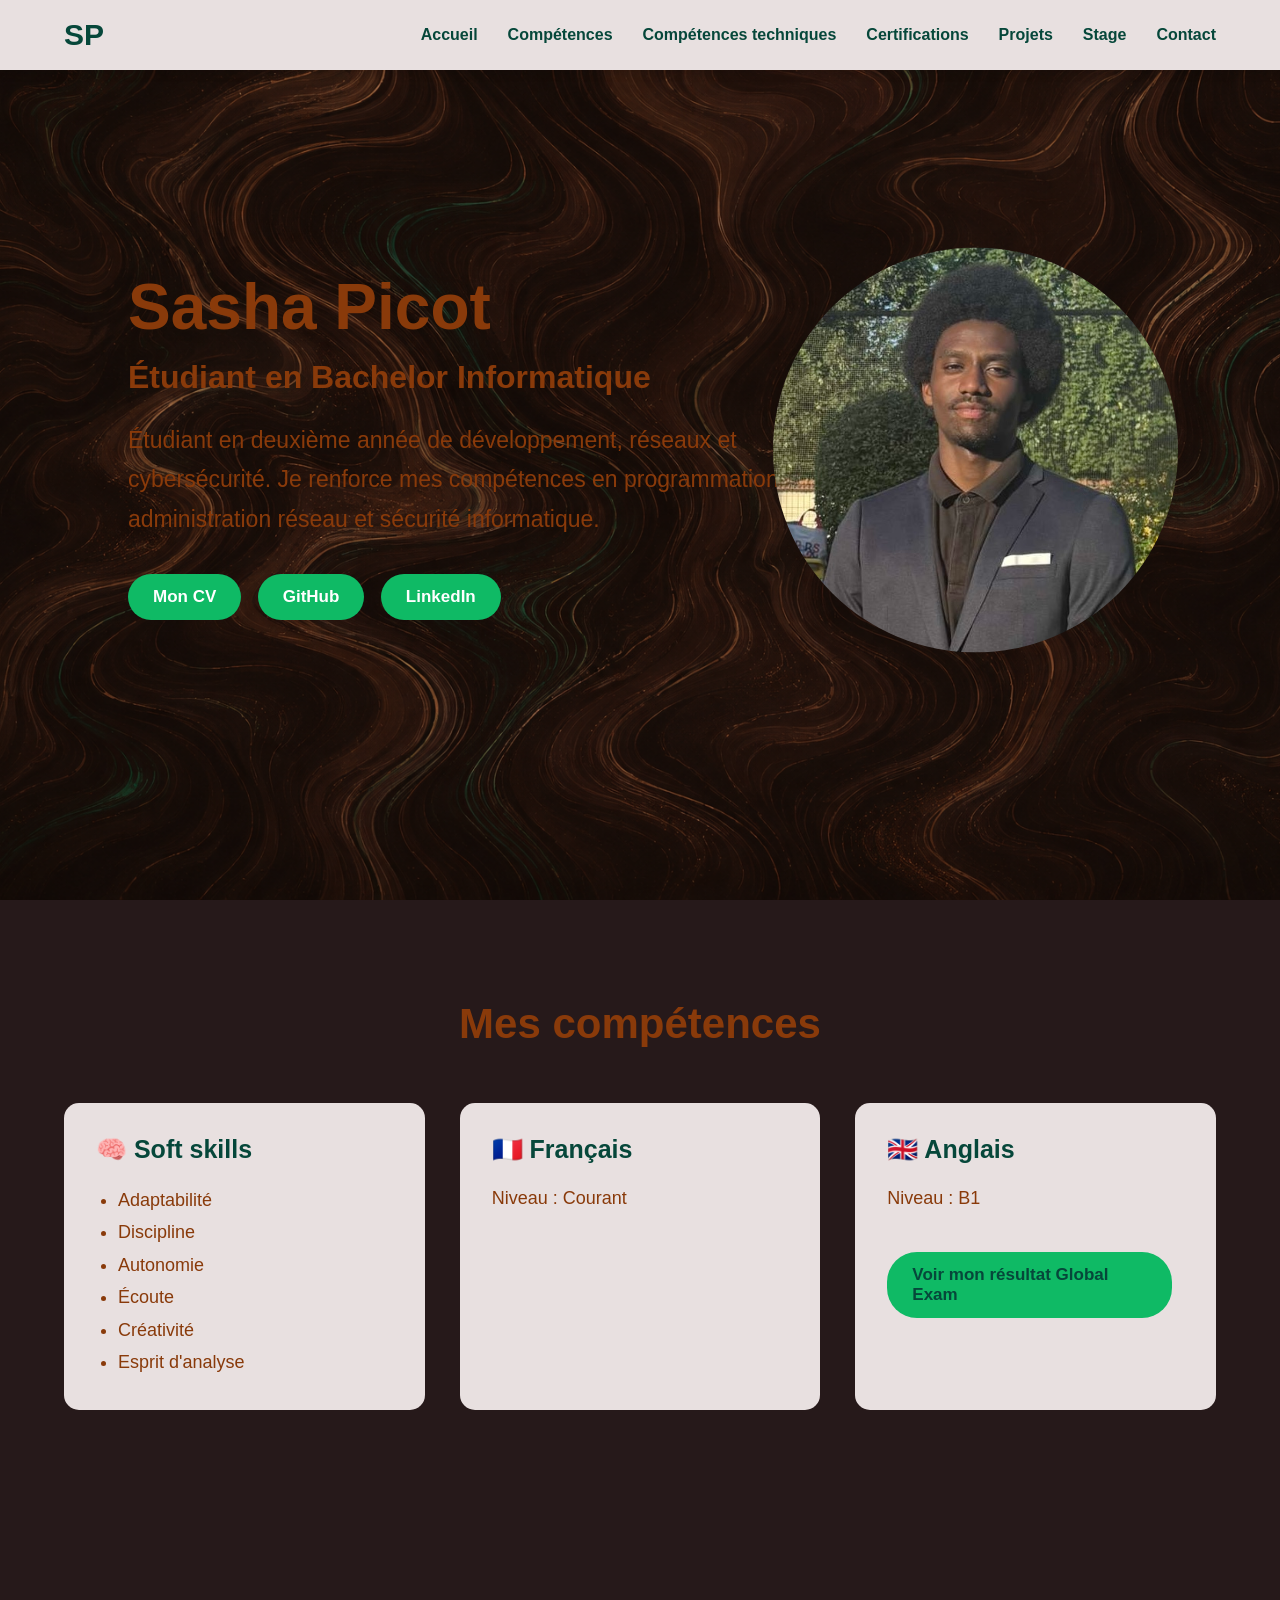
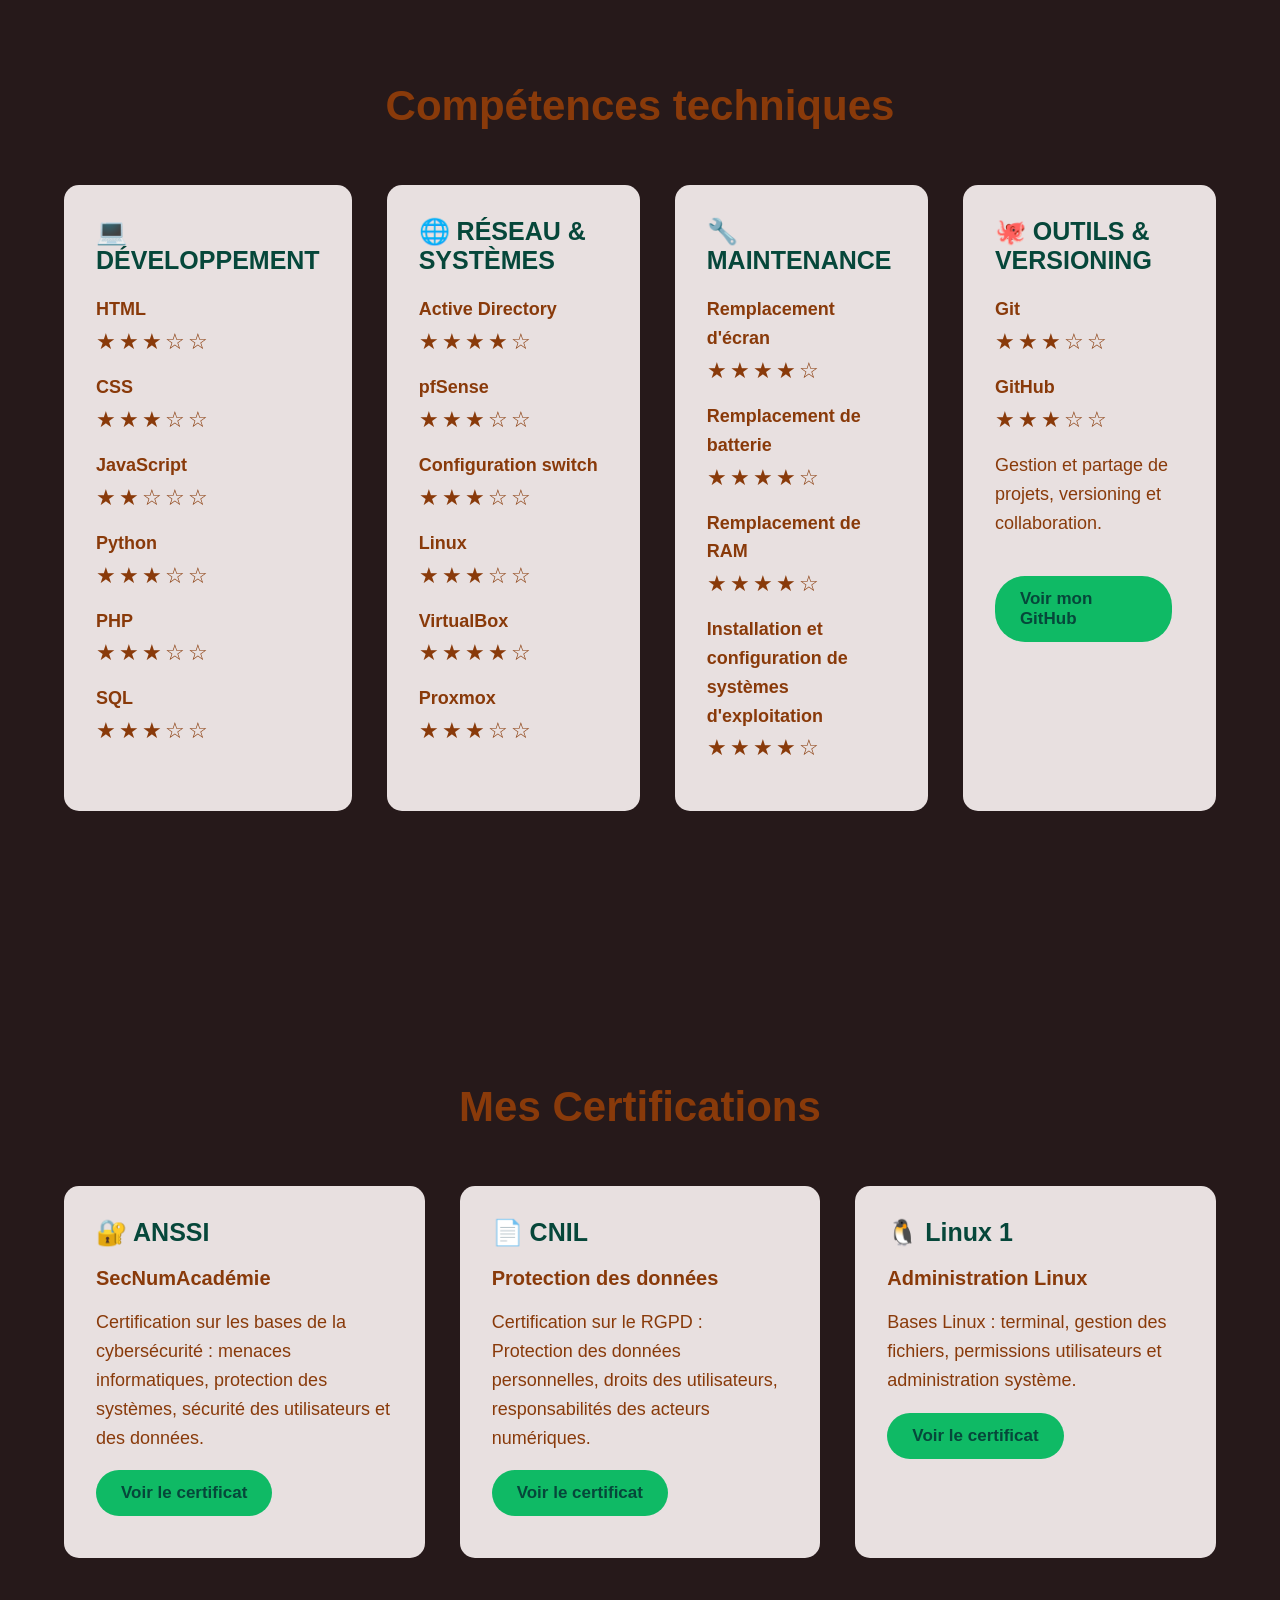
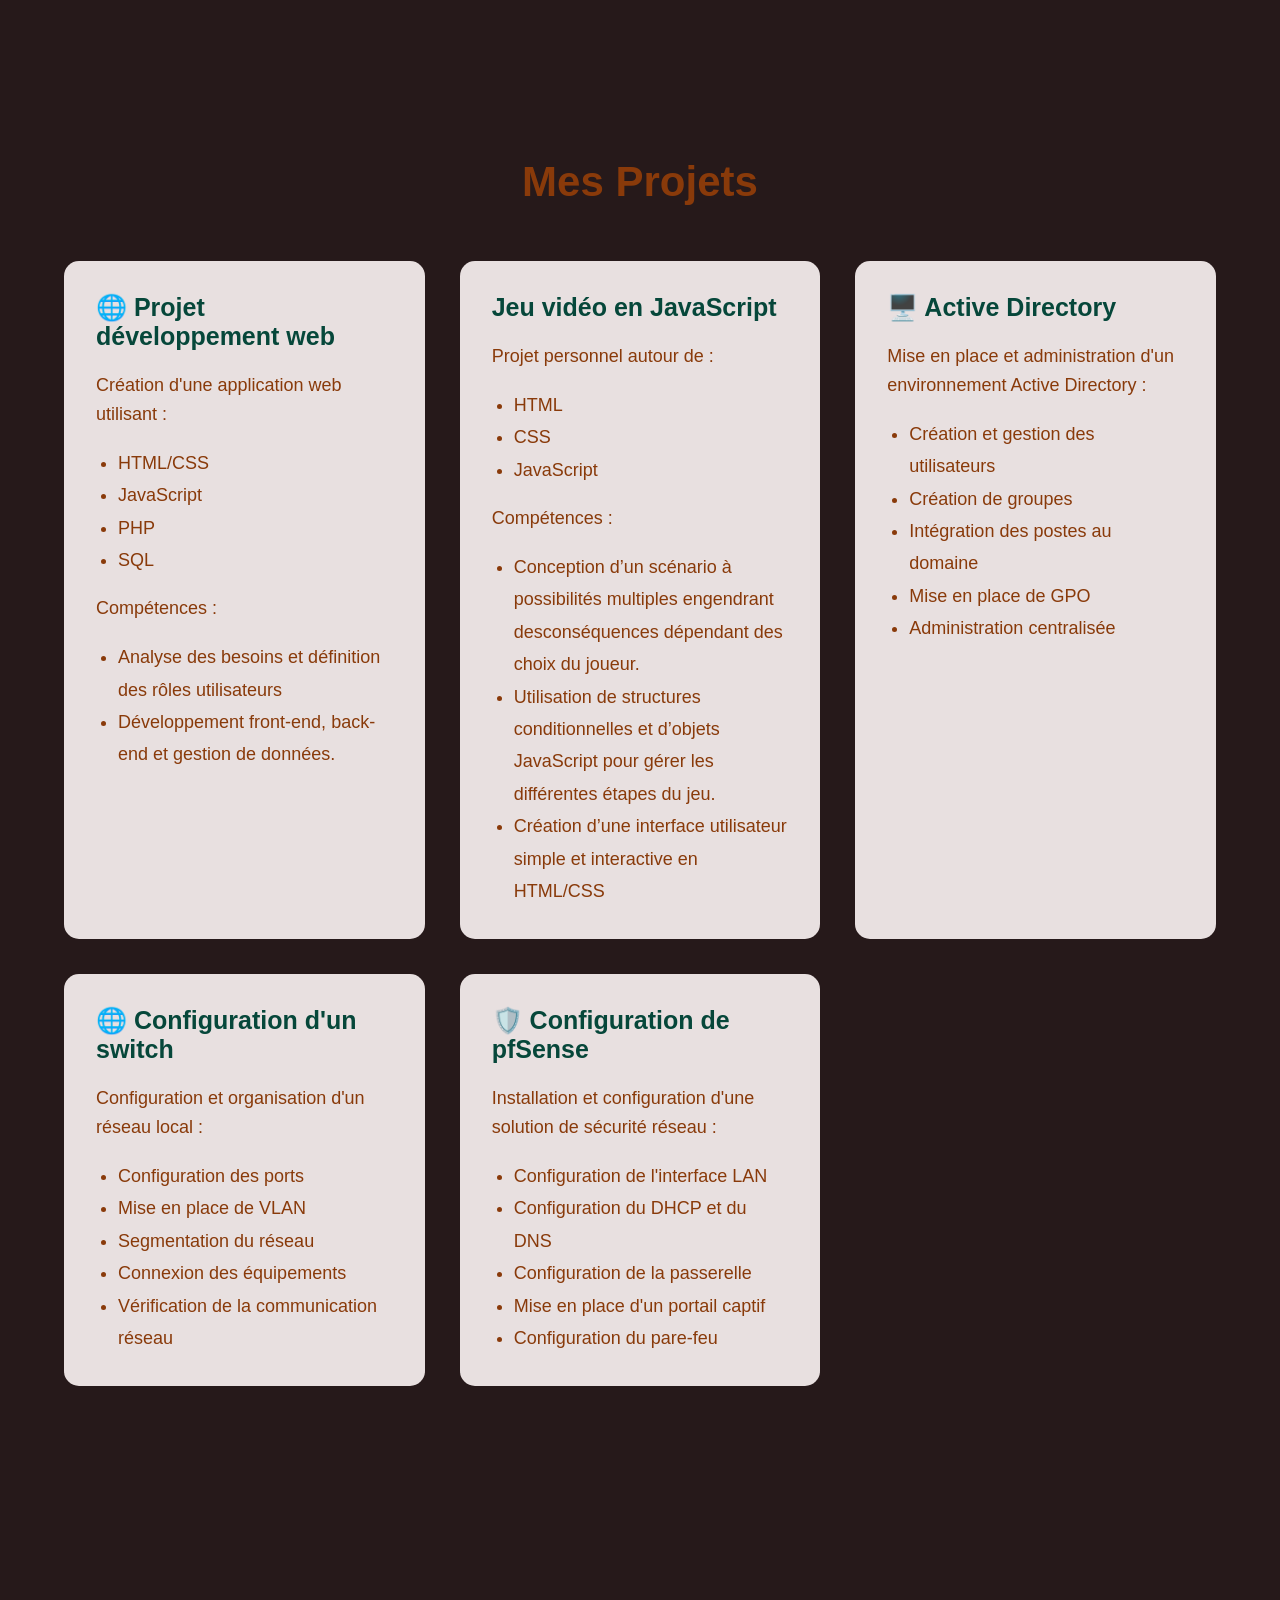
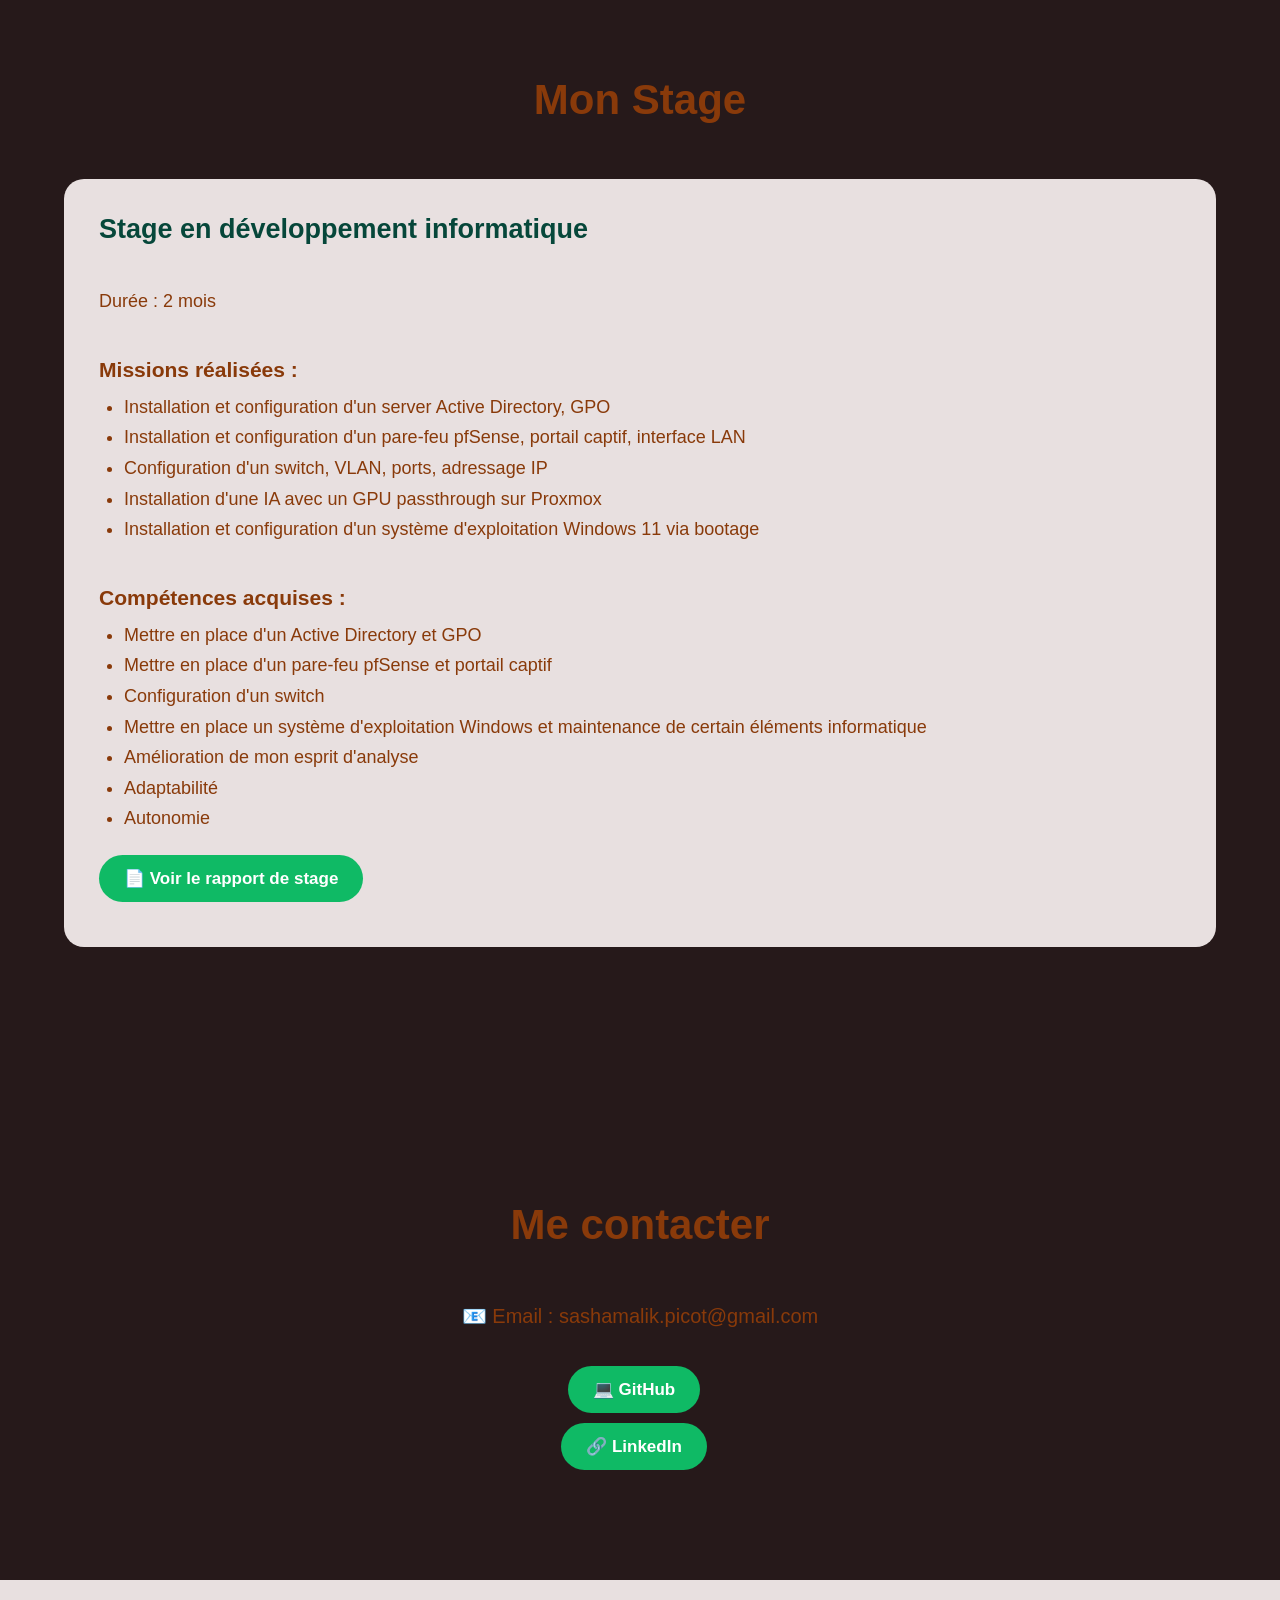
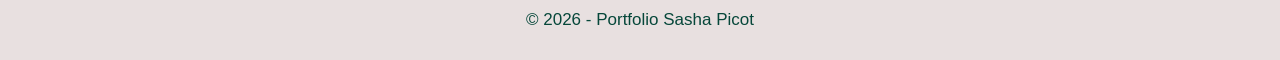
<file: index.html>
<!DOCTYPE html>
<html lang="fr">

<head>
    <meta charset="UTF-8">
    <meta name="viewport" content="width=device-width, initial-scale=1.0">

    <title>Portfolio - Sasha Picot</title>

    <link rel="stylesheet" href="style.css">
</head>


<body>

<header>
    <nav>
        <h2 class="logo">SP</h2>

        <ul>
            <li><a href="#accueil">Accueil</a></li>
            <li><a href="#compétences">Compétences</a></li>
            <li><a href="#competences-techniques">Compétences techniques</a></li>
            <li><a href="#certifications">Certifications</a></li>
            <li><a href="#projets">Projets</a></li>
            <li><a href="#stage">Stage</a></li>
            <li><a href="#contact">Contact</a></li>
        </ul>
    </nav>
</header>


<!-- ACCUEIL -->

<section id="accueil" class="hero">

<div class="hero-text">

<h1>Sasha Picot</h1>

<h2>
Étudiant en Bachelor Informatique
</h2>

<p>
Étudiant en deuxième année de développement, réseaux et cybersécurité.
Je renforce mes compétences en programmation, administration réseau et sécurité informatique.
</p>


<div class="buttons">

<a href="documents/CV1.pdf" target="_blank" class="btn second">
Mon CV
</a>


<a href="https://github.com/Malik99-ism" target="_blank" class="btn second">
GitHub
</a>


<a href="https://www.linkedin.com/in/sasha-malik-picot-aa1232382/" target="_blank" class="btn second">
LinkedIn
</a>

</div>


</div>


</section>

<img src="images/photo.jpg" alt="Photo de profil" class="profile-photo">


<!-- COMPÉTENCES ET SOFT SKILLS -->

<section id="compétences">

<h1 class="title">
Mes compétences
</h1>

<div class="cards">


<div class="card">

<h2>🧠 Soft skills</h2>

<ul>
<li>Adaptabilité</li>
<li>Discipline</li>
<li>Autonomie</li>
<li>Écoute</li>
<li>Créativité</li>
<li>Esprit d'analyse</li>

</ul>

</div>


<div class="card">

<h2>🇫🇷 Français</h2>

<p>
Niveau : Courant
</p>

</div>


<div class="card">

<h2>🇬🇧 Anglais</h2>

<p>
Niveau : B1
</p>

<br>

<a href="images/GlobalExam.png" target="_blank" class="btn second">
Voir mon résultat Global Exam
</a>

</div>


</div>

</section>
<br>
<br>
<br>
<br>
<!-- COMPÉTENCES TECHNIQUES -->

<section id="competences-techniques">

<h1 class="title">
Compétences techniques
</h1>

<div class="cards">


<!-- DÉVELOPPEMENT -->

<div class="card">

<h2>💻 DÉVELOPPEMENT</h2>

<div class="skill">
<p>HTML</p>
<span class="stars">★★★☆☆</span>
</div>

<div class="skill">
<p>CSS</p>
<span class="stars">★★★☆☆</span>
</div>

<div class="skill">
<p>JavaScript</p>
<span class="stars">★★☆☆☆</span>
</div>

<div class="skill">
<p>Python</p>
<span class="stars">★★★☆☆</span>
</div>

<div class="skill">
<p>PHP</p>
<span class="stars">★★★☆☆</span>
</div>

<div class="skill">
<p>SQL</p>
<span class="stars">★★★☆☆</span>
</div>

</div>


<!-- RÉSEAU & SYSTÈMES -->

<div class="card">

<h2>🌐 RÉSEAU & SYSTÈMES</h2>

<div class="skill">
<p>Active Directory</p>
<span class="stars">★★★★☆</span>
</div>

<div class="skill">
<p>pfSense</p>
<span class="stars">★★★☆☆</span>
</div>

<div class="skill">
<p>Configuration switch</p>
<span class="stars">★★★☆☆</span>
</div>

<div class="skill">
<p>Linux</p>
<span class="stars">★★★☆☆</span>
</div>

<div class="skill">
<p>VirtualBox</p>
<span class="stars">★★★★☆</span>
</div>

<div class="skill">
<p>Proxmox</p>
<span class="stars">★★★☆☆</span>
</div>

</div>


<!-- MAINTENANCE -->

<div class="card">

<h2>🔧 MAINTENANCE</h2>

<div class="skill">
<p>Remplacement d'écran</p>
<span class="stars">★★★★☆</span>
</div>

<div class="skill">
<p>Remplacement de batterie</p>
<span class="stars">★★★★☆</span>
</div>

<div class="skill">
<p>Remplacement de RAM</p>
<span class="stars">★★★★☆</span>
</div>

<div class="skill">
<p>Installation et configuration de systèmes d'exploitation</p>
<span class="stars">★★★★☆</span>
</div>


</div>


<!-- OUTILS & VERSIONING -->

<div class="card">

<h2>🐙 OUTILS & VERSIONING</h2>

<div class="skill">
<p>Git</p>
<span class="stars">★★★☆☆</span>
</div>

<div class="skill">
<p>GitHub</p>
<span class="stars">★★★☆☆</span>
</div>

<p>
Gestion et partage de projets,
versioning et collaboration.
</p>

<br>

<a href="https://github.com/Malik99-ism" target="_blank" class="btn second">
Voir mon GitHub
</a>

</div>


</div>

</section>
<br>
<br>
<br>
<br>
<!-- CERTIFICATIONS -->

<section id="certifications">

<h1 class="title">
Mes Certifications
</h1>


<div class="cards">


<div class="card">

<h2>🔐 ANSSI</h2>

<h3>SecNumAcadémie</h3>

<p>
Certification sur les bases de la cybersécurité :
menaces informatiques, protection des systèmes,
sécurité des utilisateurs et des données.
</p>

<a href="#"target="_blank" class="btn second">
Voir le certificat
</a>

</div>



<div class="card">

<h2>📄 CNIL</h2>

<h3>Protection des données</h3>

<p>
Certification sur le RGPD :
Protection des données personnelles, droits des utilisateurs,
responsabilités des acteurs numériques.
</p>

<a href="CNIL.html" target="_blank" class="btn second">
Voir le certificat
</a>


</div>



<div class="card">

<h2>🐧 Linux 1</h2>

<h3>Administration Linux</h3>

<p>
Bases Linux :
terminal, gestion des fichiers,
permissions utilisateurs et administration système.
</p>


<a href="documents/Linux.pdf" target="_blank" class="btn second">
Voir le certificat
</a>

</div>


</div>

</section>





<!-- PROJETS -->

<section id="projets">

<h1 class="title">
Mes Projets
</h1>


<div class="cards">


<div class="card">

<h2>
🌐 Projet développement web
</h2>


<p>
Création d'une application web utilisant :
</p>


<ul>
<li>HTML/CSS</li>
<li>JavaScript</li>
<li>PHP</li>
<li>SQL</li>
</ul>


<p>
Compétences :
</p>

<ul>
<li> Analyse des besoins et définition des rôles utilisateurs </li>
<li> Développement front-end, back-end et gestion de données.</li>
</ul>


</div>




<div class="card">


<h2>
Jeu vidéo en JavaScript
</h2>


<p>
Projet personnel autour de :
</p>


<ul>

<li>HTML</li>
<li>CSS</li>
<li>JavaScript</li>

</ul>


<p>
Compétences :
</p>

<ul>

<li> Conception d’un scénario à possibilités multiples engendrant desconséquences dépendant des choix du joueur. </li>
<li> Utilisation de structures conditionnelles et d’objets JavaScript pour gérer les différentes étapes du jeu. </li>
<li> Création d’une interface utilisateur simple et interactive en HTML/CSS </li>

</ul>




</div>

<div class="card">
<h2>
🖥️ Active Directory
</h2>

<p>
Mise en place et administration d'un environnement Active Directory :
</p>

<ul>
<li>Création et gestion des utilisateurs</li>
<li>Création de groupes</li>
<li>Intégration des postes au domaine</li>
<li>Mise en place de GPO</li>
<li>Administration centralisée</li>
</ul>

</div>


<div class="card">

<h2>
🌐 Configuration d'un switch
</h2>

<p>
Configuration et organisation d'un réseau local :
</p>

<ul>
<li>Configuration des ports</li>
<li>Mise en place de VLAN</li>
<li>Segmentation du réseau</li>
<li>Connexion des équipements</li>
<li>Vérification de la communication réseau</li>
</ul>

</div>


<div class="card">

<h2>
🛡️ Configuration de pfSense
</h2>

<p>
Installation et configuration d'une solution de sécurité réseau :
</p>

<ul>
<li>Configuration de l'interface LAN</li>
<li>Configuration du DHCP et du DNS</li>
<li>Configuration de la passerelle</li>
<li>Mise en place d'un portail captif</li>
<li>Configuration du pare-feu</li>
</ul>

</div>

</div>


</section>



<br>
<br>
<br>
<br>
<br>

<!-- STAGE -->

<section id="stage">


<h1 class="title">
Mon Stage
</h1>


<div class="stage-box">


<h2>
Stage en développement informatique
</h2>

<br> 

<p>
Durée : 2 mois
</p>

<br> 

<h3>
Missions réalisées :
</h3>


<ul>

<li>Installation et configuration d'un server Active Directory, GPO</li>

<li>Installation et configuration d'un pare-feu pfSense, portail captif, interface LAN</li>

<li>Configuration d'un switch, VLAN, ports, adressage IP</li>

<li>Installation d'une IA avec un GPU passthrough sur Proxmox</li>

<li>Installation et configuration d'un système d'exploitation Windows 11 via bootage</li>

</ul>

<br> 

<h3>
Compétences acquises :
</h3>


<ul>

<li>Mettre en place d'un Active Directory et GPO</li>

<li>Mettre en place d'un pare-feu pfSense et portail captif</li>

<li>Configuration d'un switch</li> 

<li>Mettre en place un système d'exploitation Windows et maintenance de certain éléments informatique</li>

<li>Amélioration de mon esprit d'analyse</li>

<li>Adaptabilité</li>

<li>Autonomie</li>
</ul>

<br> 

<a href="documents/RAPPORT_DE_STAGE_SASHA_PICOT.pdf" target="_blank" class="btn second">
📄 Voir le rapport de stage
</a>


</div>


</section>


<br>
<br>
<br>



<!-- CONTACT -->


<section id="contact">


<h1 class="title">
Me contacter
</h1>


<div class="contact">


<p>
📧 Email : sashamalik.picot@gmail.com
</p>

<br> 

<a href="https://github.com/Malik99-ism" target="_blank" class="btn second">💻 GitHub </a>

<br> 

<a href="https://www.linkedin.com/in/sasha-malik-picot-aa1232382/" target="_blank" class="btn second">🔗 LinkedIn </a>

</div>


</section>




<footer>

<p>
© 2026 - Portfolio Sasha Picot
</p>

</footer>



<script src="script.js"></script>


</body>

</html>
</file>
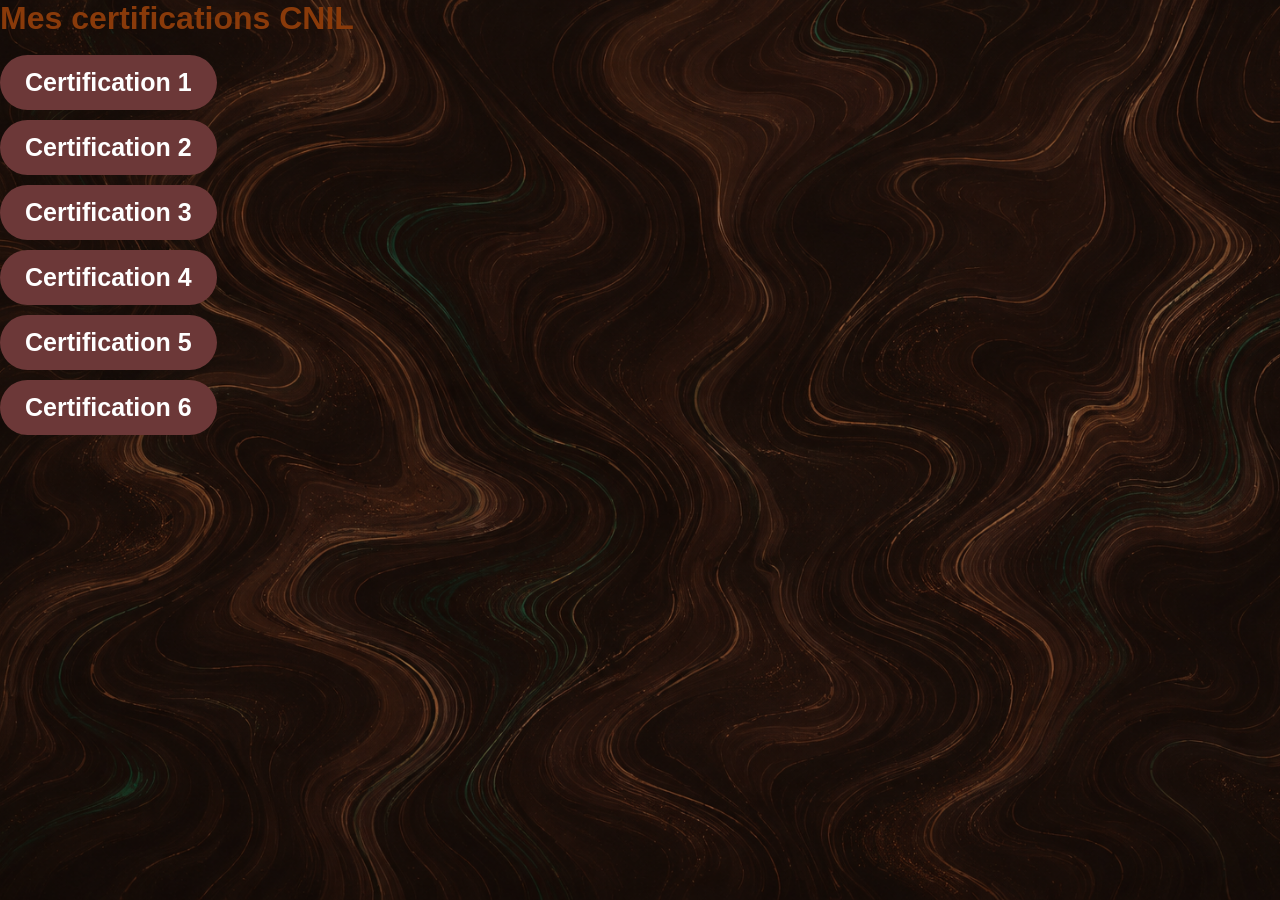
<file: CNIL.html>
<!DOCTYPE html>
<html lang="en">
<head>
    <meta charset="UTF-8">
    <meta name="viewport" content="width=device-width, initial-scale=1.0">
    <link rel="stylesheet" href="style.css">
</head>
<body>

    <h1>Mes certifications CNIL</h1>
    
<br>
<a href="documents/CNIL/CNIL1.pdf" target="_blank" class="certif-link">
    Certification 1
</a>
<br>

<a href="documents/CNIL/CNIL2.pdf" target="_blank" class="certif-link">
    Certification 2
</a>
<br>

<a href="documents/CNIL/CNIL3.pdf" target="_blank" class="certif-link">
    Certification 3
</a>
<br>

<a href="documents/CNIL/CNIL4.pdf" target="_blank" class="certif-link">
    Certification 4
</a>
<br>

<a href="documents/CNIL/CNIL5.pdf" target="_blank" class="certif-link">
    Certification 5
</a>
<br>

<a href="documents/CNIL/CNIL6.pdf" target="_blank" class="certif-link">
    Certification 6
</a>

</body>
</html>
</file>
<file: style.css>
/* =========================
   BASE
========================= */

* {
    margin: 0;
    padding: 0;
    box-sizing: border-box;
    font-family: Arial, sans-serif;
}

html {
    scroll-behavior: smooth;
}


body {
margin: 0;
padding: 0;
font-family: Arial, sans-serif;
background: url('images/FondPortfolio.png') no-repeat fixed;
background-size: cover;
background-position: center;
background-color: #26191A; /* couleur de fallback */
color: #893a0a;
}

body: :before {
content: "":
position: fixed;
top: 0;
left: 0;
width: 100%;
height: 100%;
background: rgba(38, 25, 26, 0.65); /* assombrit légèrement */
z-index: -1;

}

/* =========================
   HEADER
========================= */

header {
    position: fixed;
    top: 0;
    left: 0;
    width: 100%;
    background: #E8E0E0;
    padding: 18px 5%;
    z-index: 1000;
    box-shadow: 0 2px 10px rgba(0,0,0,0.15);
}

nav {
    display: flex;
    justify-content: space-between;
    align-items: center;
}

.logo {
    color: rgb(6,71,58);
    font-size: 30px;
}

nav ul {
    display: flex;
    gap: 30px;
    list-style: none;
}

nav a {
    color: rgb(6,71,58);
    text-decoration: none;
    font-weight: bold;
    font-size: 16px;
}

nav a:hover {
    color: #893a0a;
}


/* =========================
   SECTIONS
========================= */

section {
    padding: 100px 5%;
    scroll-margin-top: 80px;
}

.title {
    text-align: center;
    font-size: 42px;
    margin-bottom: 55px;
    color: #893a0a;

    /* On enlève l'ancien déplacement */
    transform: none;
}


/* =========================
   ACCUEIL
========================= */

.hero {
    min-height: 100vh;
    display: flex;
    align-items: center;
    position: relative;
    padding: 120px 10%;
}

.hero-text {
    transform: none;
    max-width: 750px;
}

.hero h1 {
    font-size: 64px;
    color: #893a0a;
    margin-bottom: 15px;
}

.hero h2 {
    margin: 15px 0 25px;
    font-size: 32px;
    color: #893a0a;
}

.hero p {
    max-width: 700px;
    font-size: 23px;
    line-height: 1.7;
}


/* =========================
   PHOTO DE PROFIL
========================= */

.profile-photo {
    position: absolute;
    right: 8%;
    top: 50%;

    width: 405px;
    height: 405px;

    border-radius: 50%;
    object-fit: cover;

    transform: translateY(-50%);
}


/* =========================
   BOUTONS
========================= */

.buttons {
    margin-top: 35px;
}

.btn {
    display: inline-block;

    background: #E8E0E0;
    color: rgb(255, 255, 255);

    padding: 13px 25px;

    border-radius: 30px;
    text-decoration: none;

    margin-right: 12px;
    margin-bottom: 10px;

    font-weight: bold;
    font-size: 17px;

    transition: 0.3s;
}

.btn:hover {
    transform: translateY(-3px);
    background: rgb(168, 127, 91);
    color: #E8E0E0;
}

.second {
    background: #0fba65;
    color: rgb(255, 255, 255);
}
.certif-link {
    display: inline-block;

    border-radius: 30px;
    text-decoration: none;

    color :rgb(255, 255, 255);
    background :#6c3838;
    
    padding: 13px 25px;
    margin-right: 12px;
    margin-bottom: 10px;
    
    font-size : 25px;
    font-weight: bold;

    transition: 0.3s;
}

.certif-link:hover {
    transform: translateY(-3px);
    background: rgb(168, 127, 91);
    color: #E8E0E0;
}

/* =========================
   CARTES
========================= */

.cards {
    max-width: 1600px;
    margin: 0 auto;

    display: grid;
    grid-template-columns: repeat(auto-fit, minmax(350px, 1fr));

    gap: 35px;
}

.card {
    background: #E8E0E0;

    padding: 32px;

    border-radius: 15px;

    font-size: 18px;

    transition: 0.3s;
}

.card:hover {
    transform: translateY(-7px);
}

.card h2 {
    color: rgb(6,71,58);
    font-size: 25px;
    margin-bottom: 20px;
}

.card h3 {
    font-size: 20px;
    color: #893a0a;
}

.card p {
    margin: 18px 0;
    line-height: 1.6;
    font-size: 18px;
}

.card ul {
    padding-left: 22px;
}

.card li {
    font-size: 18px;
    line-height: 1.8;
}

.card a {
    color: rgb(6,71,58);
    font-weight: bold;
}


/* =========================
   COMPÉTENCES TECHNIQUES
========================= */

#competences-techniques .cards {
    grid-template-columns: repeat(4, 1fr);
}

.skill {
    margin: 18px 0;
}

.skill p {
    margin-bottom: 5px;
    font-weight: bold;
    font-size: 18px;
}

.stars {
    font-size: 22px;
    letter-spacing: 3px;
    color: #893a0a;
}


/* =========================
   STAGE
========================= */

.stage-box {
    max-width: 1250px;
    margin: 0 auto;

    background: #E8E0E0;

    padding: 35px;

    border-radius: 20px;

    font-size: 18px;

    transform: none;
}

.stage-box h2 {
    color: rgb(6,71,58);
    margin-bottom: 20px;
}

.stage-box h3 {
    color: #893a0a;
    margin: 20px 0 10px;
}

.stage-box p,
.stage-box li {
    font-size: 18px;
    line-height: 1.7;
}

.stage-box ul {
    padding-left: 25px;
}


/* =========================
   CONTACT
========================= */

.contact {
    max-width: 700px;
    margin: 0 auto;

    text-align: center;

    font-size: 20px;

    transform: none;
}

.contact p {
    margin: 15px 0;
}


/* =========================
   FOOTER
========================= */

footer {
    text-align: center;

    padding: 30px;

    background: #E8E0E0;

    color: rgb(6,71,58);

    font-size: 17px;
}


/* =========================
   RESPONSIVE
========================= */

@media (max-width: 1100px) {

    #competences-techniques .cards {
        grid-template-columns: repeat(2, 1fr);
    }

    .profile-photo {
        width: 300px;
        height: 300px;
        right: 5%;
    }

    .hero-text {
        max-width: 600px;
    }

}


@media (max-width: 800px) {

    nav ul {
        display: none;
    }

    .hero {
        text-align: center;
        justify-content: center;
        padding-top: 120px;
    }

    .hero-text {
        max-width: 100%;
    }

    .hero h1 {
        font-size: 48px;
    }

    .hero h2 {
        font-size: 27px;
    }

    .hero p {
        font-size: 19px;
    }

    .profile-photo {
        display: none;
    }

    .cards {
        grid-template-columns: 1fr;
    }

    #competences-techniques .cards {
        grid-template-columns: 1fr;
    }

    .title {
        font-size: 35px;
    }

}


@media (max-width: 500px) {

    section {
        padding: 80px 5%;
    }

    .hero h1 {
        font-size: 40px;
    }

    .hero h2 {
        font-size: 24px;
    }

    .card {
        padding: 25px;
    }

    .card h2 {
        font-size: 22px;
    }

    .card p,
    .card li,
    .skill p {
        font-size: 17px;
    }

}
</file>
